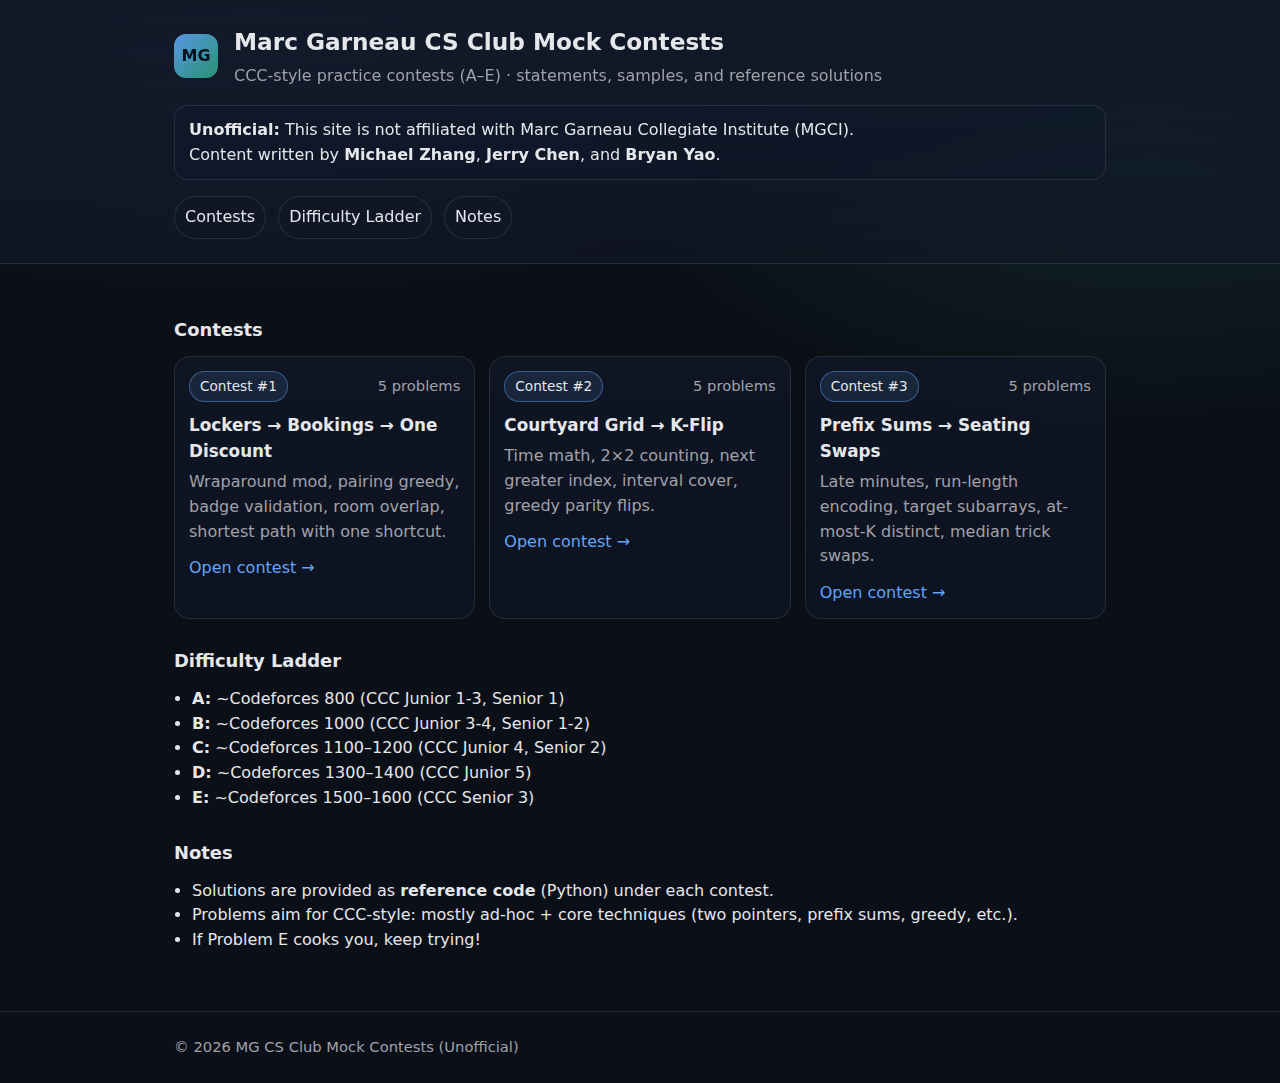
<file: index.html>
<!DOCTYPE html>
<html lang="en">
<head>
  <meta charset="utf-8" />
  <meta name="viewport" content="width=device-width, initial-scale=1" />
  <title>MG CS Club Mock Contests (Unofficial)</title>
  <meta name="description" content="CCC-style practice contests (A–E) with statements, samples, and solutions. Unofficial and not affiliated with MGCI." />
  <link rel="stylesheet" href="assets/style.css" />
</head>
<body>
  <header class="site-header">
    <div class="container">
      <div class="brand">
        <div class="logo" aria-hidden="true">MG</div>
        <div class="brand-text">
          <h1>Marc Garneau CS Club Mock Contests</h1>
          <p class="subtitle">CCC-style practice contests (A–E) · statements, samples, and reference solutions</p>
        </div>
      </div>

      <div class="notice">
        <strong>Unofficial:</strong> This site is not affiliated with Marc Garneau Collegiate Institute (MGCI).
        <br />
        Content written by <strong>Michael Zhang</strong>, <strong>Jerry Chen</strong>, and <strong>Bryan Yao</strong>.
      </div>

      <nav class="nav" aria-label="Site navigation">
        <a href="#contests">Contests</a>
        <a href="#ladder">Difficulty Ladder</a>
        <a href="#notes">Notes</a>
      </nav>
    </div>
  </header>

  <main class="container">
    <section id="contests" class="section">
      <h2>Contests</h2>

      <div class="grid">
        <a class="card" href="contests/contest-01.html">
          <div class="card-top">
            <span class="pill">Contest #1</span>
            <span class="muted small">5 problems</span>
          </div>
          <h3>Lockers → Bookings → One Discount</h3>
          <p>Wraparound mod, pairing greedy, badge validation, room overlap, shortest path with one shortcut.</p>
          <div class="card-bottom"><span class="linkish">Open contest →</span></div>
        </a>

        <a class="card" href="contests/contest-02.html">
          <div class="card-top">
            <span class="pill">Contest #2</span>
            <span class="muted small">5 problems</span>
          </div>
          <h3>Courtyard Grid → K-Flip</h3>
          <p>Time math, 2×2 counting, next greater index, interval cover, greedy parity flips.</p>
          <div class="card-bottom"><span class="linkish">Open contest →</span></div>
        </a>

        <a class="card" href="contests/contest-03.html">
          <div class="card-top">
            <span class="pill">Contest #3</span>
            <span class="muted small">5 problems</span>
          </div>
          <h3>Prefix Sums → Seating Swaps</h3>
          <p>Late minutes, run-length encoding, target subarrays, at-most-K distinct, median trick swaps.</p>
          <div class="card-bottom"><span class="linkish">Open contest →</span></div>
        </a>
      </div>
    </section>

    <section id="ladder" class="section">
      <h2>Difficulty Ladder</h2>
      <div class="panel">
        <ul class="list">
          <li><strong>A:</strong> ~Codeforces 800 (CCC Junior 1-3, Senior 1)</li>
          <li><strong>B:</strong> ~Codeforces 1000 (CCC Junior 3-4, Senior 1-2)</li>
          <li><strong>C:</strong> ~Codeforces 1100–1200 (CCC Junior 4, Senior 2)</li>
          <li><strong>D:</strong> ~Codeforces 1300–1400 (CCC Junior 5)</li>
          <li><strong>E:</strong> ~Codeforces 1500–1600 (CCC Senior 3)</li>
        </ul>
      </div>
    </section>

    <section id="notes" class="section">
      <h2>Notes</h2>
      <div class="panel">
        <ul class="list">
          <li>Solutions are provided as <strong>reference code</strong> (Python) under each contest.</li>
          <li>Problems aim for CCC-style: mostly ad-hoc + core techniques (two pointers, prefix sums, greedy, etc.).</li>
          <li>If Problem E cooks you, keep trying!</li>
        </ul>
      </div>
    </section>
  </main>

  <footer class="footer">
    <div class="container small muted">
      © <span id="year"></span> MG CS Club Mock Contests (Unofficial)
    </div>
  </footer>

  <script>
    document.getElementById("year").textContent = new Date().getFullYear();
  </script>
</body>
</html>
</file>
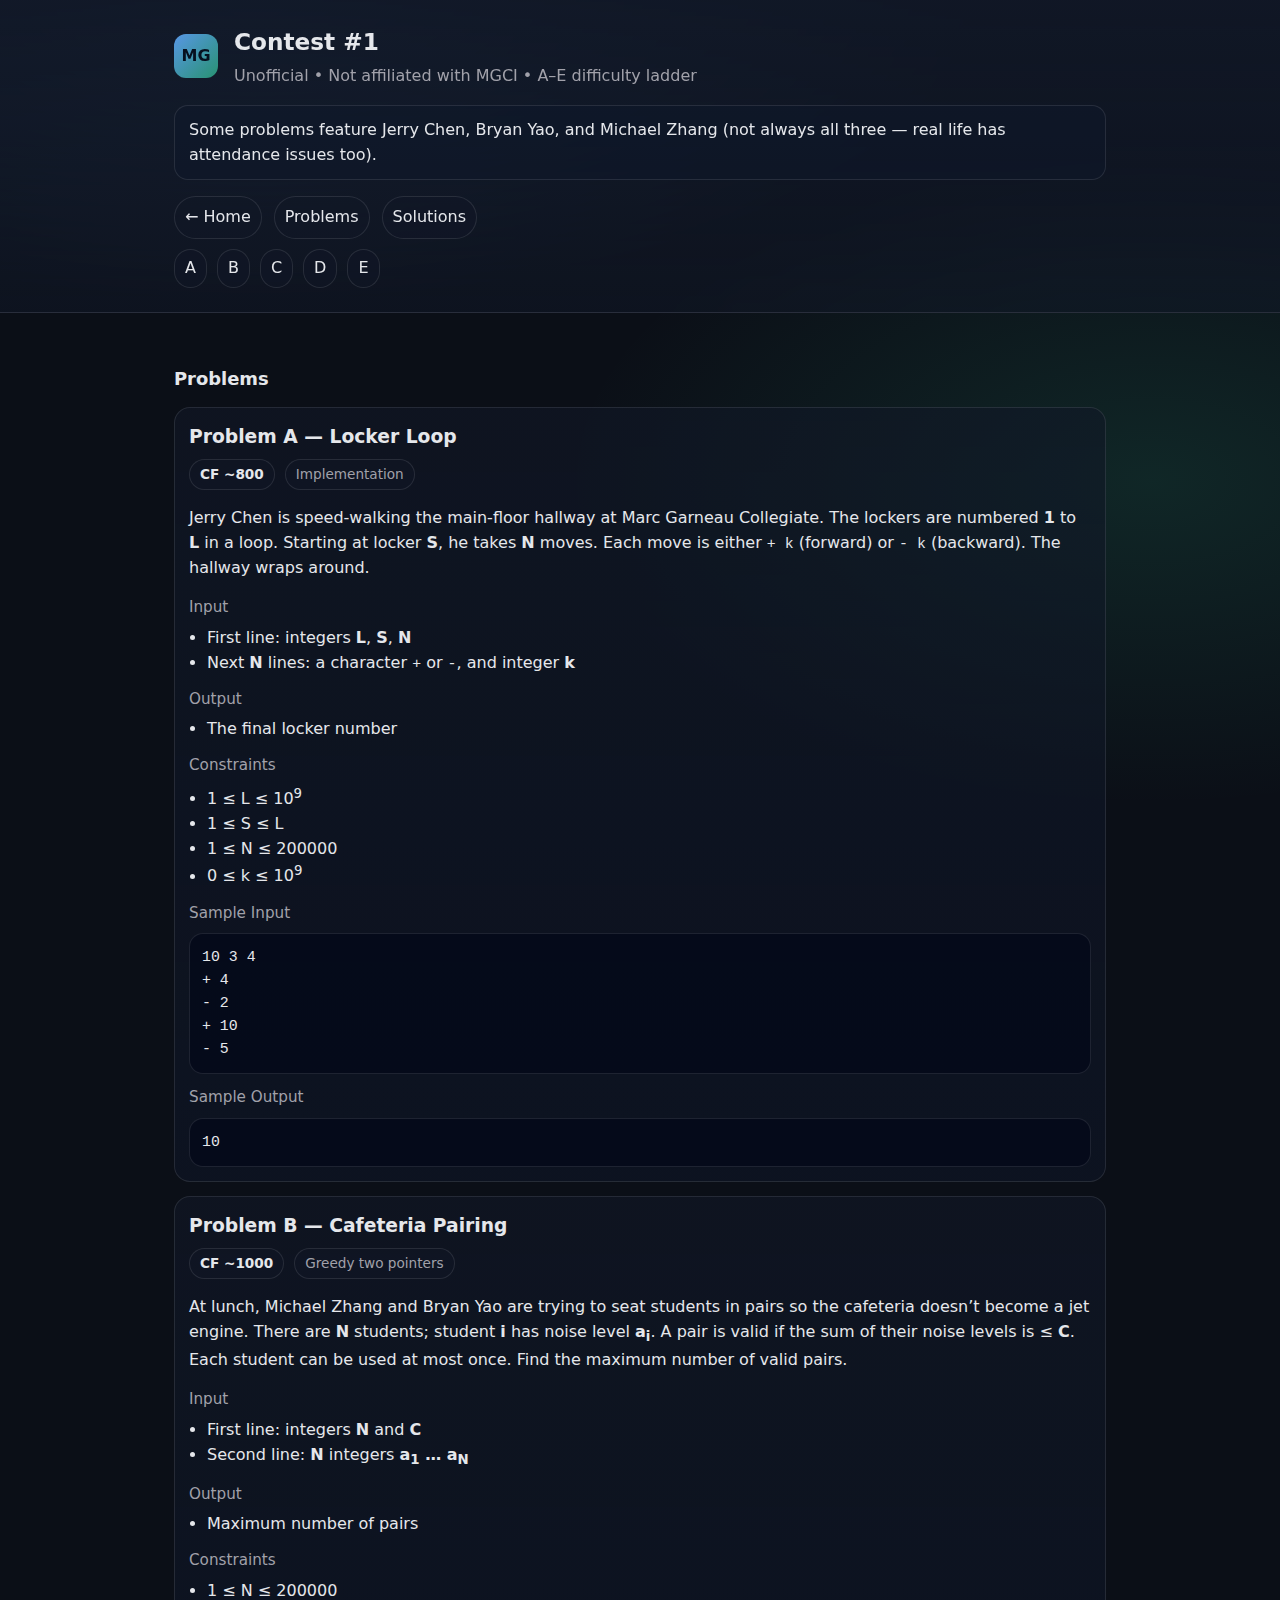
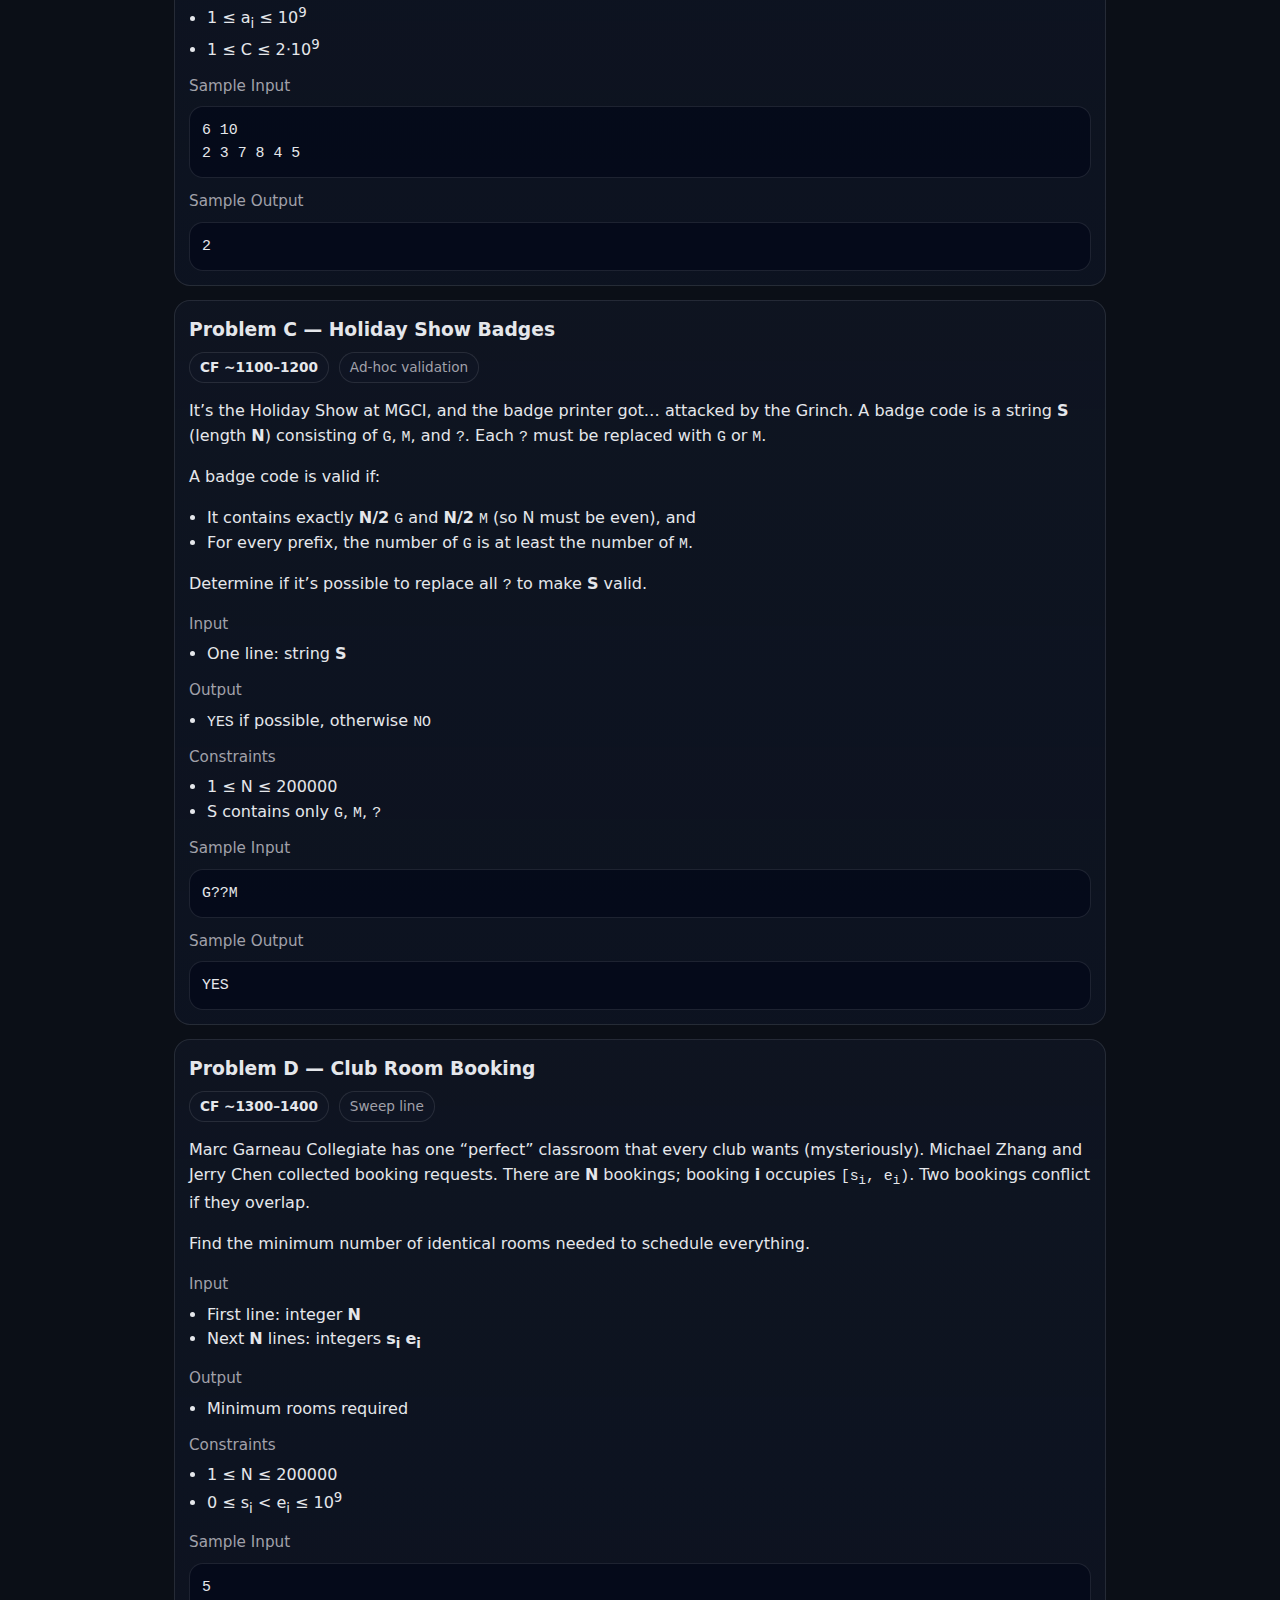
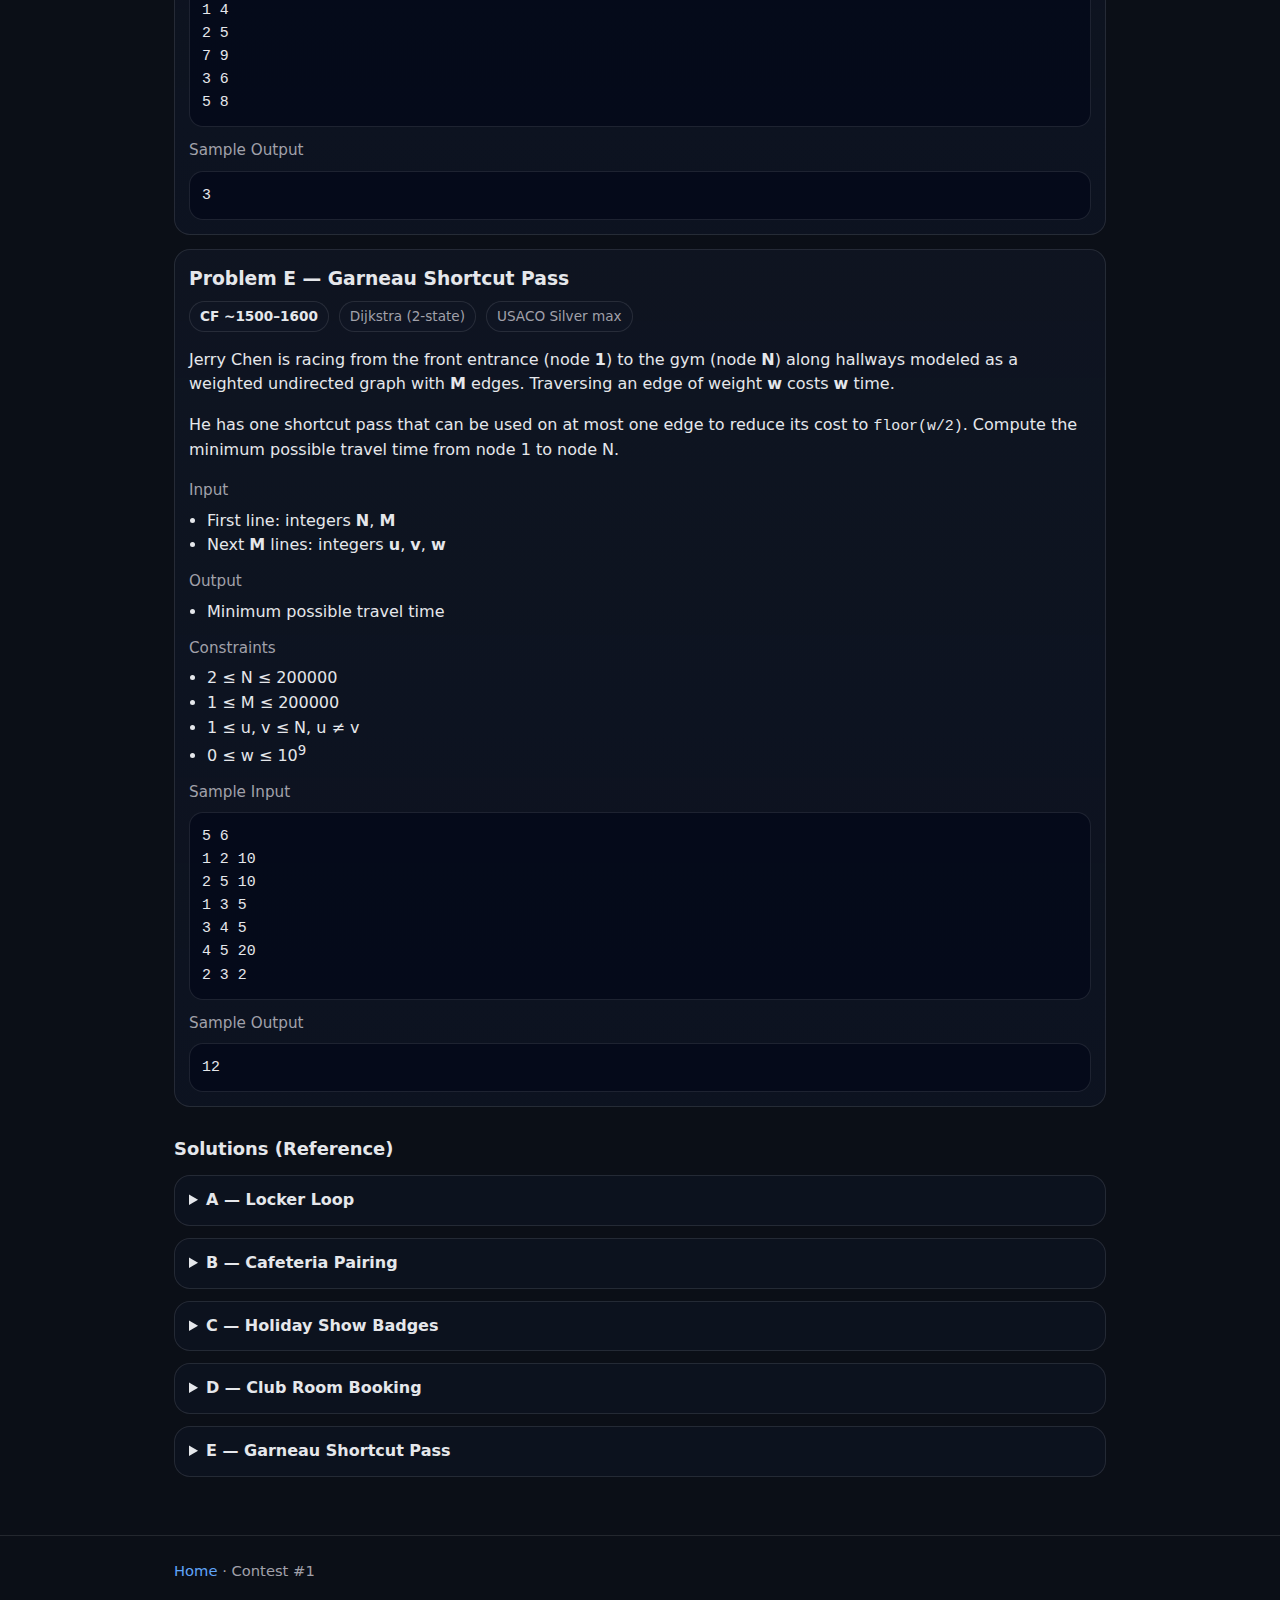
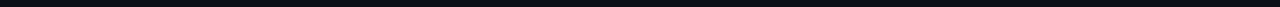
<file: contests/contest-01.html>
<!doctype html>
<html lang="en">
<head>
  <meta charset="utf-8" />
  <meta name="viewport" content="width=device-width, initial-scale=1" />
  <title>Contest #1 — MG CS Club Mock Contests (Unofficial)</title>
  <link rel="stylesheet" href="../assets/style.css" />
</head>
<body>
  <header class="site-header">
    <div class="container">
      <div class="brand">
        <div class="logo">MG</div>
        <div>
          <h1>Contest #1</h1>
          <p class="subtitle">Unofficial • Not affiliated with MGCI • A–E difficulty ladder</p>
        </div>
      </div>

      <div class="notice">
        Some problems feature Jerry Chen, Bryan Yao, and Michael Zhang (not always all three — real life has attendance issues too).
      </div>

      <nav class="nav">
        <a href="../index.html">← Home</a>
        <a href="#problems">Problems</a>
        <a href="#solutions">Solutions</a>
      </nav>

      <div class="toc">
        <a href="#A">A</a><a href="#B">B</a><a href="#C">C</a><a href="#D">D</a><a href="#E">E</a>
      </div>
    </div>
  </header>

  <main class="container">
    <section id="problems" class="section">
      <h2>Problems</h2>

      <!-- A -->
      <article class="problem" id="A">
        <h3>Problem A — Locker Loop</h3>
        <div class="meta">
          <span class="tag"><strong>CF ~800</strong></span>
          <span class="tag">Implementation</span>
        </div>
        <p>
          Jerry Chen is speed-walking the main-floor hallway at Marc Garneau Collegiate.
          The lockers are numbered <strong>1</strong> to <strong>L</strong> in a loop.
          Starting at locker <strong>S</strong>, he takes <strong>N</strong> moves.
          Each move is either <code>+ k</code> (forward) or <code>- k</code> (backward). The hallway wraps around.
        </p>

        <div class="block-title">Input</div>
        <ul class="list">
          <li>First line: integers <strong>L</strong>, <strong>S</strong>, <strong>N</strong></li>
          <li>Next <strong>N</strong> lines: a character <code>+</code> or <code>-</code>, and integer <strong>k</strong></li>
        </ul>

        <div class="block-title">Output</div>
        <ul class="list"><li>The final locker number</li></ul>

        <div class="block-title">Constraints</div>
        <ul class="list">
          <li>1 ≤ L ≤ 10<sup>9</sup></li>
          <li>1 ≤ S ≤ L</li>
          <li>1 ≤ N ≤ 200000</li>
          <li>0 ≤ k ≤ 10<sup>9</sup></li>
        </ul>

        <div class="block-title">Sample Input</div>
        <pre><code>10 3 4
+ 4
- 2
+ 10
- 5</code></pre>

        <div class="block-title">Sample Output</div>
        <pre><code>10</code></pre>
      </article>

      <!-- B -->
      <article class="problem" id="B">
        <h3>Problem B — Cafeteria Pairing</h3>
        <div class="meta">
          <span class="tag"><strong>CF ~1000</strong></span>
          <span class="tag">Greedy two pointers</span>
        </div>
        <p>
          At lunch, Michael Zhang and Bryan Yao are trying to seat students in pairs so the cafeteria doesn’t become a jet engine.
          There are <strong>N</strong> students; student <strong>i</strong> has noise level <strong>a<sub>i</sub></strong>.
          A pair is valid if the sum of their noise levels is ≤ <strong>C</strong>. Each student can be used at most once.
          Find the maximum number of valid pairs.
        </p>

        <div class="block-title">Input</div>
        <ul class="list">
          <li>First line: integers <strong>N</strong> and <strong>C</strong></li>
          <li>Second line: <strong>N</strong> integers <strong>a<sub>1</sub> … a<sub>N</sub></strong></li>
        </ul>

        <div class="block-title">Output</div>
        <ul class="list"><li>Maximum number of pairs</li></ul>

        <div class="block-title">Constraints</div>
        <ul class="list">
          <li>1 ≤ N ≤ 200000</li>
          <li>1 ≤ a<sub>i</sub> ≤ 10<sup>9</sup></li>
          <li>1 ≤ C ≤ 2⋅10<sup>9</sup></li>
        </ul>

        <div class="block-title">Sample Input</div>
        <pre><code>6 10
2 3 7 8 4 5</code></pre>

        <div class="block-title">Sample Output</div>
        <pre><code>2</code></pre>
      </article>

      <!-- C -->
      <article class="problem" id="C">
        <h3>Problem C — Holiday Show Badges</h3>
        <div class="meta">
          <span class="tag"><strong>CF ~1100–1200</strong></span>
          <span class="tag">Ad-hoc validation</span>
        </div>
        <p>
          It’s the Holiday Show at MGCI, and the badge printer got… attacked by the Grinch.
          A badge code is a string <strong>S</strong> (length <strong>N</strong>) consisting of <code>G</code>, <code>M</code>, and <code>?</code>.
          Each <code>?</code> must be replaced with <code>G</code> or <code>M</code>.
        </p>
        <p>
          A badge code is valid if:
        </p>
        <ul class="list">
          <li>It contains exactly <strong>N/2</strong> <code>G</code> and <strong>N/2</strong> <code>M</code> (so N must be even), and</li>
          <li>For every prefix, the number of <code>G</code> is at least the number of <code>M</code>.</li>
        </ul>
        <p>
          Determine if it’s possible to replace all <code>?</code> to make <strong>S</strong> valid.
        </p>

        <div class="block-title">Input</div>
        <ul class="list"><li>One line: string <strong>S</strong></li></ul>

        <div class="block-title">Output</div>
        <ul class="list"><li><code>YES</code> if possible, otherwise <code>NO</code></li></ul>

        <div class="block-title">Constraints</div>
        <ul class="list">
          <li>1 ≤ N ≤ 200000</li>
          <li>S contains only <code>G</code>, <code>M</code>, <code>?</code></li>
        </ul>

        <div class="block-title">Sample Input</div>
        <pre><code>G??M</code></pre>

        <div class="block-title">Sample Output</div>
        <pre><code>YES</code></pre>
      </article>

      <!-- D -->
      <article class="problem" id="D">
        <h3>Problem D — Club Room Booking</h3>
        <div class="meta">
          <span class="tag"><strong>CF ~1300–1400</strong></span>
          <span class="tag">Sweep line</span>
        </div>
        <p>
          Marc Garneau Collegiate has one “perfect” classroom that every club wants (mysteriously).
          Michael Zhang and Jerry Chen collected booking requests.
          There are <strong>N</strong> bookings; booking <strong>i</strong> occupies <code>[s<sub>i</sub>, e<sub>i</sub>)</code>.
          Two bookings conflict if they overlap.
        </p>
        <p>Find the minimum number of identical rooms needed to schedule everything.</p>

        <div class="block-title">Input</div>
        <ul class="list">
          <li>First line: integer <strong>N</strong></li>
          <li>Next <strong>N</strong> lines: integers <strong>s<sub>i</sub></strong> <strong>e<sub>i</sub></strong></li>
        </ul>

        <div class="block-title">Output</div>
        <ul class="list"><li>Minimum rooms required</li></ul>

        <div class="block-title">Constraints</div>
        <ul class="list">
          <li>1 ≤ N ≤ 200000</li>
          <li>0 ≤ s<sub>i</sub> &lt; e<sub>i</sub> ≤ 10<sup>9</sup></li>
        </ul>

        <div class="block-title">Sample Input</div>
        <pre><code>5
1 4
2 5
7 9
3 6
5 8</code></pre>

        <div class="block-title">Sample Output</div>
        <pre><code>3</code></pre>
      </article>

      <!-- E -->
      <article class="problem" id="E">
        <h3>Problem E — Garneau Shortcut Pass</h3>
        <div class="meta">
          <span class="tag"><strong>CF ~1500–1600</strong></span>
          <span class="tag">Dijkstra (2-state)</span>
          <span class="tag">USACO Silver max</span>
        </div>
        <p>
          Jerry Chen is racing from the front entrance (node <strong>1</strong>) to the gym (node <strong>N</strong>)
          along hallways modeled as a weighted undirected graph with <strong>M</strong> edges.
          Traversing an edge of weight <strong>w</strong> costs <strong>w</strong> time.
        </p>
        <p>
          He has one shortcut pass that can be used on at most one edge to reduce its cost to
          <code>floor(w/2)</code>.
          Compute the minimum possible travel time from node 1 to node N.
        </p>

        <div class="block-title">Input</div>
        <ul class="list">
          <li>First line: integers <strong>N</strong>, <strong>M</strong></li>
          <li>Next <strong>M</strong> lines: integers <strong>u</strong>, <strong>v</strong>, <strong>w</strong></li>
        </ul>

        <div class="block-title">Output</div>
        <ul class="list"><li>Minimum possible travel time</li></ul>

        <div class="block-title">Constraints</div>
        <ul class="list">
          <li>2 ≤ N ≤ 200000</li>
          <li>1 ≤ M ≤ 200000</li>
          <li>1 ≤ u, v ≤ N, u ≠ v</li>
          <li>0 ≤ w ≤ 10<sup>9</sup></li>
        </ul>

        <div class="block-title">Sample Input</div>
        <pre><code>5 6
1 2 10
2 5 10
1 3 5
3 4 5
4 5 20
2 3 2</code></pre>

        <div class="block-title">Sample Output</div>
        <pre><code>12</code></pre>
      </article>
    </section>

    <section id="solutions" class="section">
      <h2>Solutions (Reference)</h2>

      <details>
        <summary><strong>A — Locker Loop</strong></summary>
        <p><strong>Idea:</strong> sum net movement Δ, wrap with modulo. <strong>Time:</strong> O(N).</p>
        <div class="details-code">
          <pre><code>import sys

def main():
    it = sys.stdin.buffer.readline
    L, S, N = map(int, it().split())
    delta = 0
    for _ in range(N):
        line = it().decode().strip().replace(" ", "")
        sign = line[0]
        k = int(line[1:])
        delta += k if sign == '+' else -k
    print(((S - 1 + delta) % L) + 1)

if __name__ == "__main__":
    main()</code></pre>
        </div>
      </details>

      <details>
        <summary><strong>B — Cafeteria Pairing</strong></summary>
        <p><strong>Idea:</strong> sort + two pointers. If smallest+largest ≤ C, pair them. <strong>Time:</strong> O(N log N).</p>
        <div class="details-code">
          <pre><code>import sys

def main():
    data = list(map(int, sys.stdin.buffer.read().split()))
    N, C = data[0], data[1]
    a = sorted(data[2:])
    i, j = 0, N - 1
    ans = 0
    while i &lt; j:
        if a[i] + a[j] &lt;= C:
            ans += 1
            i += 1
            j -= 1
        else:
            j -= 1
    print(ans)

if __name__ == "__main__":
    main()</code></pre>
        </div>
      </details>

      <details>
        <summary><strong>C — Holiday Show Badges</strong></summary>
        <p>
          <strong>Idea:</strong> Need exactly N/2 of each and all prefixes have #G ≥ #M.
          Replace earliest question marks with G until counts match, then fill rest with M, and validate prefixes.
          <strong>Time:</strong> O(N).
        </p>
        <div class="details-code">
          <pre><code>import sys

def main():
    S = sys.stdin.readline().strip()
    n = len(S)
    if n % 2 == 1:
        print("NO")
        return

    target = n // 2
    fixedG = S.count('G')
    fixedM = S.count('M')
    if fixedG &gt; target or fixedM &gt; target:
        print("NO")
        return

    gNeed = target - fixedG
    out = list(S)
    for i in range(n):
        if out[i] == '?':
            if gNeed &gt; 0:
                out[i] = 'G'
                gNeed -= 1
            else:
                out[i] = 'M'

    bal = 0
    for ch in out:
        bal += 1 if ch == 'G' else -1
        if bal &lt; 0:
            print("NO")
            return

    print("YES" if bal == 0 else "NO")

if __name__ == "__main__":
    main()</code></pre>
        </div>
      </details>

      <details>
        <summary><strong>D — Club Room Booking</strong></summary>
        <p><strong>Idea:</strong> min rooms = max overlap. Sort starts/ends, sweep. <strong>Time:</strong> O(N log N).</p>
        <div class="details-code">
          <pre><code>import sys

def main():
    data = list(map(int, sys.stdin.buffer.read().split()))
    N = data[0]
    starts, ends = [], []
    idx = 1
    for _ in range(N):
        s = data[idx]; e = data[idx+1]; idx += 2
        starts.append(s); ends.append(e)
    starts.sort()
    ends.sort()

    i = j = 0
    cur = best = 0
    while i &lt; N:
        if starts[i] &lt; ends[j]:
            cur += 1
            best = max(best, cur)
            i += 1
        else:
            cur -= 1
            j += 1
    print(best)

if __name__ == "__main__":
    main()</code></pre>
        </div>
      </details>

      <details>
        <summary><strong>E — Garneau Shortcut Pass</strong></summary>
        <p>
          <strong>Idea:</strong> Dijkstra with 2 states (pass used or not). From state 0 you may traverse normally or use pass once.
          <strong>Time:</strong> O((N+M) log N).
        </p>
        <div class="details-code">
          <pre><code>import sys, heapq

def main():
    input = sys.stdin.buffer.readline
    N, M = map(int, input().split())
    g = [[] for _ in range(N+1)]
    for _ in range(M):
        u, v, w = map(int, input().split())
        g[u].append((v, w))
        g[v].append((u, w))

    INF = 10**30
    dist0 = [INF]*(N+1)
    dist1 = [INF]*(N+1)
    dist0[1] = 0
    pq = [(0, 1, 0)]  # (dist, node, used)

    while pq:
        d, u, used = heapq.heappop(pq)
        if used == 0 and d != dist0[u]:
            continue
        if used == 1 and d != dist1[u]:
            continue

        for v, w in g[u]:
            nd = d + w
            if used == 0:
                if nd &lt; dist0[v]:
                    dist0[v] = nd
                    heapq.heappush(pq, (nd, v, 0))
                nd2 = d + (w // 2)
                if nd2 &lt; dist1[v]:
                    dist1[v] = nd2
                    heapq.heappush(pq, (nd2, v, 1))
            else:
                if nd &lt; dist1[v]:
                    dist1[v] = nd
                    heapq.heappush(pq, (nd, v, 1))

    print(min(dist0[N], dist1[N]))

if __name__ == "__main__":
    main()</code></pre>
        </div>
      </details>
    </section>
  </main>

  <footer class="footer">
    <div class="container small muted">
      <a class="inline" href="../index.html">Home</a> · Contest #1
    </div>
  </footer>
</body>
</html>
</file>
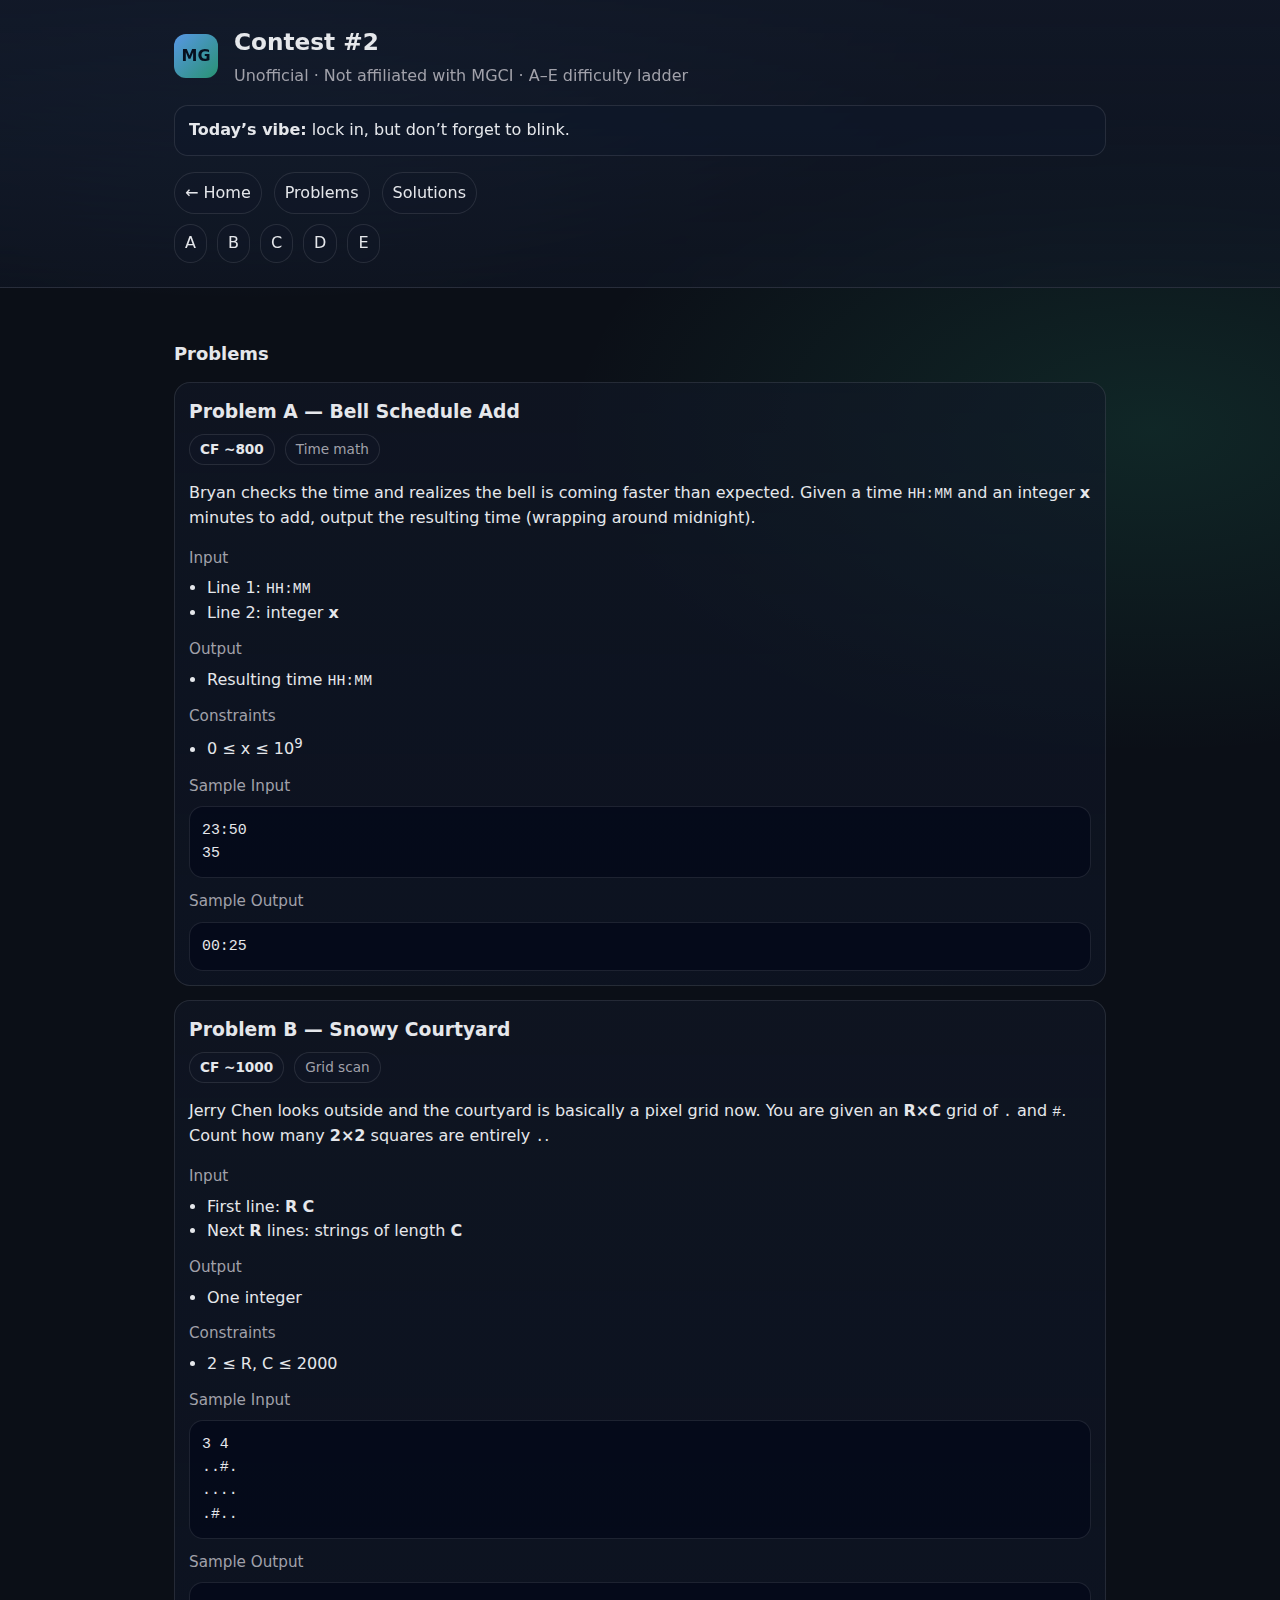
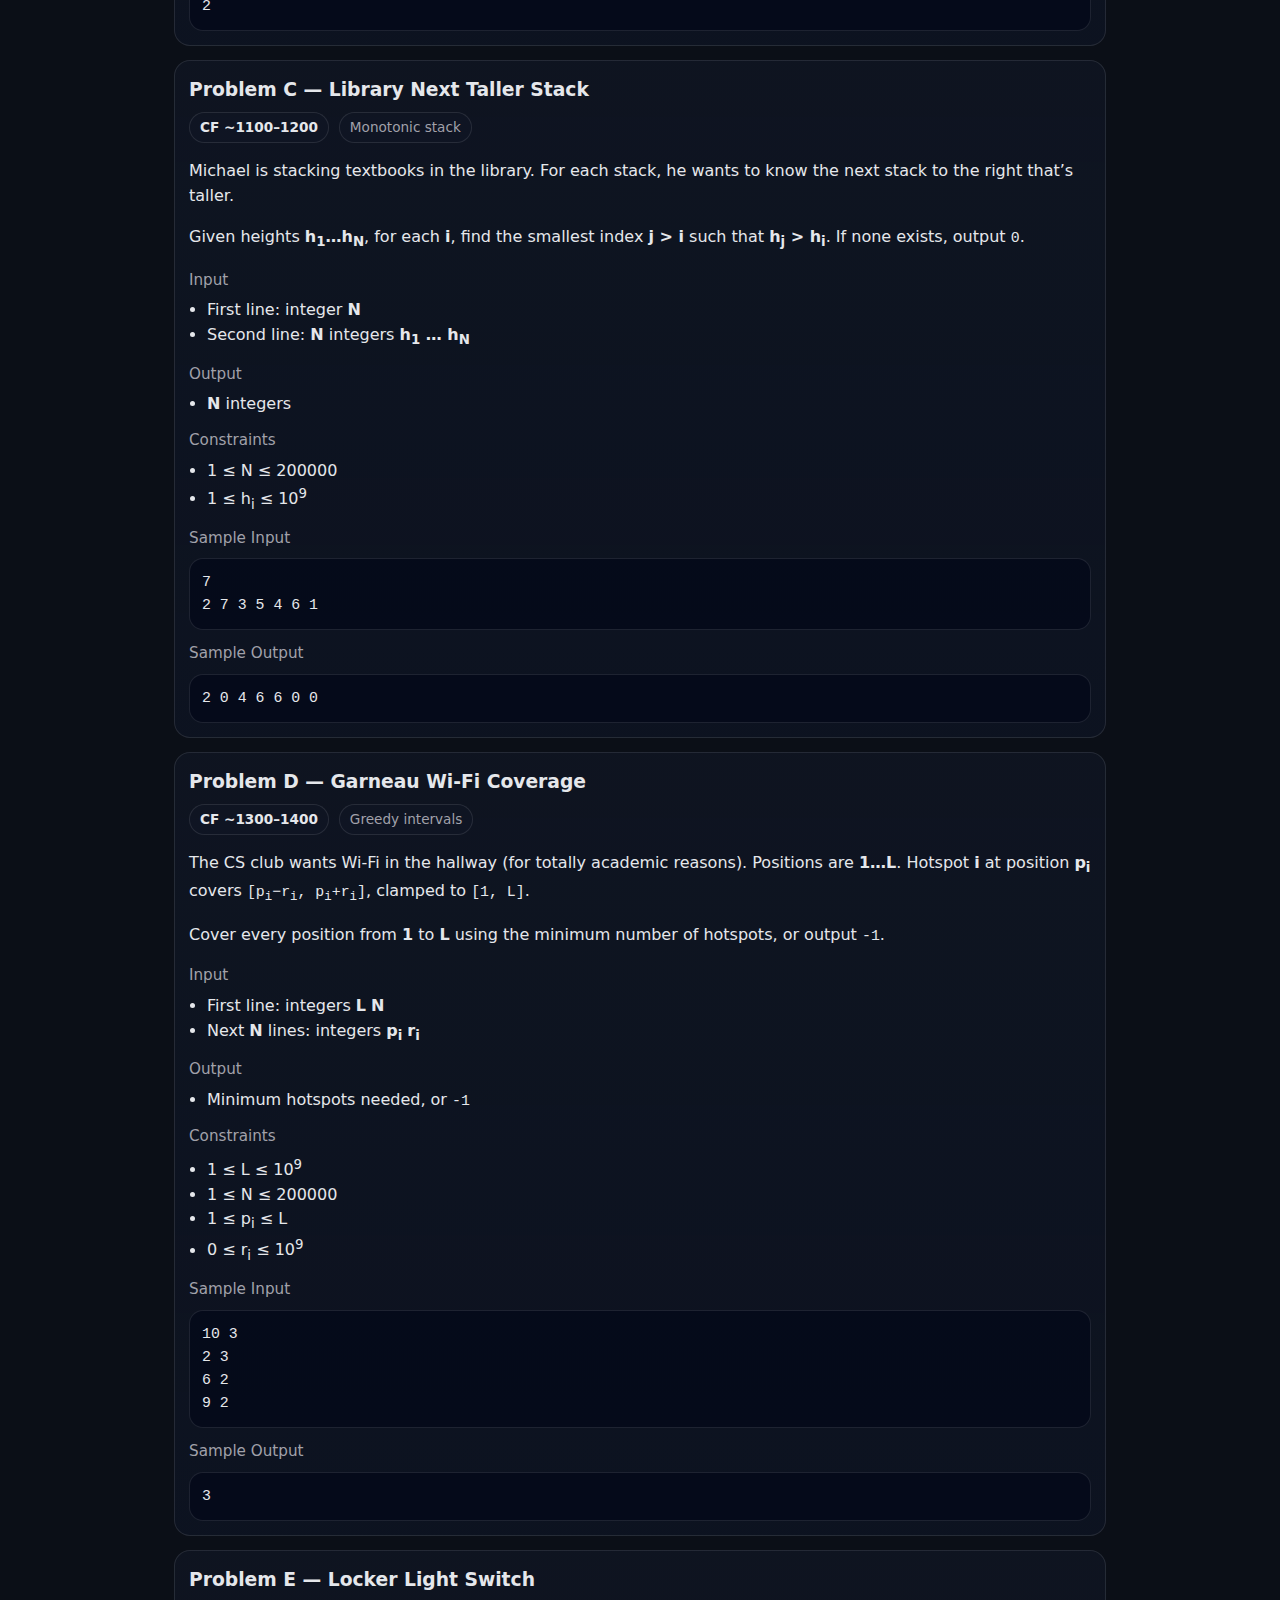
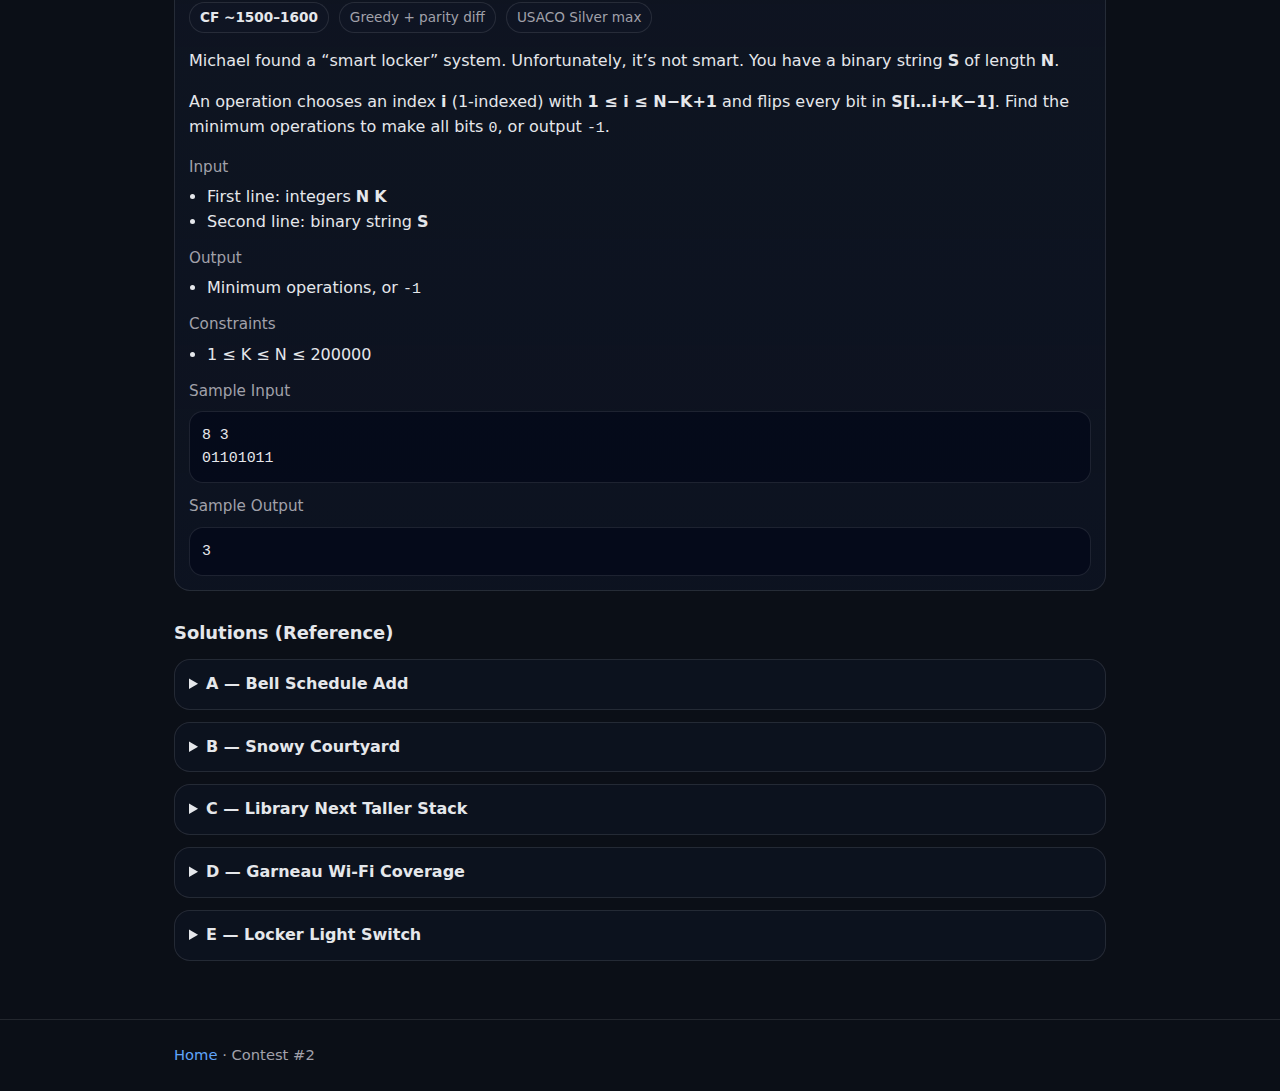
<file: contests/contest-02.html>
<!DOCTYPE html>
<html lang="en">
<head>
  <meta charset="utf-8" />
  <meta name="viewport" content="width=device-width, initial-scale=1" />
  <title>Contest #2 — MG CS Club Mock Contests (Unofficial)</title>
  <link rel="stylesheet" href="../assets/style.css" />
</head>
<body>
  <header class="site-header">
    <div class="container">
      <div class="brand">
        <div class="logo" aria-hidden="true">MG</div>
        <div class="brand-text">
          <h1>Contest #2</h1>
          <p class="subtitle">Unofficial · Not affiliated with MGCI · A–E difficulty ladder</p>
        </div>
      </div>

      <div class="notice">
        <strong>Today’s vibe:</strong> lock in, but don’t forget to blink.
      </div>

      <nav class="nav" aria-label="Contest navigation">
        <a href="../index.html">← Home</a>
        <a href="#problems">Problems</a>
        <a href="#solutions">Solutions</a>
      </nav>

      <div class="toc" aria-label="Problem quick links">
        <a href="#A">A</a><a href="#B">B</a><a href="#C">C</a><a href="#D">D</a><a href="#E">E</a>
      </div>
    </div>
  </header>

  <main class="container">
    <section id="problems" class="section">
      <h2>Problems</h2>

      <article class="problem" id="A">
        <h3>Problem A — Bell Schedule Add</h3>
        <div class="meta">
          <span class="tag"><strong>CF ~800</strong></span>
          <span class="tag">Time math</span>
        </div>
        <p>
          Bryan checks the time and realizes the bell is coming faster than expected.
          Given a time <code>HH:MM</code> and an integer <strong>x</strong> minutes to add, output the resulting time
          (wrapping around midnight).
        </p>

        <div class="block-title">Input</div>
        <ul class="list">
          <li>Line 1: <code>HH:MM</code></li>
          <li>Line 2: integer <strong>x</strong></li>
        </ul>

        <div class="block-title">Output</div>
        <ul class="list"><li>Resulting time <code>HH:MM</code></li></ul>

        <div class="block-title">Constraints</div>
        <ul class="list"><li>0 ≤ x ≤ 10<sup>9</sup></li></ul>

        <div class="block-title">Sample Input</div>
        <pre><code>23:50
35</code></pre>
        <div class="block-title">Sample Output</div>
        <pre><code>00:25</code></pre>
      </article>

      <article class="problem" id="B">
        <h3>Problem B — Snowy Courtyard</h3>
        <div class="meta">
          <span class="tag"><strong>CF ~1000</strong></span>
          <span class="tag">Grid scan</span>
        </div>
        <p>
          Jerry Chen looks outside and the courtyard is basically a pixel grid now.
          You are given an <strong>R×C</strong> grid of <code>.</code> and <code>#</code>.
          Count how many <strong>2×2</strong> squares are entirely <code>.</code>.
        </p>

        <div class="block-title">Input</div>
        <ul class="list">
          <li>First line: <strong>R</strong> <strong>C</strong></li>
          <li>Next <strong>R</strong> lines: strings of length <strong>C</strong></li>
        </ul>

        <div class="block-title">Output</div>
        <ul class="list"><li>One integer</li></ul>

        <div class="block-title">Constraints</div>
        <ul class="list"><li>2 ≤ R, C ≤ 2000</li></ul>

        <div class="block-title">Sample Input</div>
        <pre><code>3 4
..#.
....
.#..</code></pre>
        <div class="block-title">Sample Output</div>
        <pre><code>2</code></pre>
      </article>

      <article class="problem" id="C">
        <h3>Problem C — Library Next Taller Stack</h3>
        <div class="meta">
          <span class="tag"><strong>CF ~1100–1200</strong></span>
          <span class="tag">Monotonic stack</span>
        </div>
        <p>
          Michael is stacking textbooks in the library. For each stack, he wants to know the next stack
          to the right that’s taller.
        </p>
        <p>
          Given heights <strong>h<sub>1</sub>…h<sub>N</sub></strong>, for each <strong>i</strong>, find the smallest index
          <strong>j &gt; i</strong> such that <strong>h<sub>j</sub> &gt; h<sub>i</sub></strong>. If none exists, output <code>0</code>.
        </p>

        <div class="block-title">Input</div>
        <ul class="list">
          <li>First line: integer <strong>N</strong></li>
          <li>Second line: <strong>N</strong> integers <strong>h<sub>1</sub> … h<sub>N</sub></strong></li>
        </ul>

        <div class="block-title">Output</div>
        <ul class="list"><li><strong>N</strong> integers</li></ul>

        <div class="block-title">Constraints</div>
        <ul class="list">
          <li>1 ≤ N ≤ 200000</li>
          <li>1 ≤ h<sub>i</sub> ≤ 10<sup>9</sup></li>
        </ul>

        <div class="block-title">Sample Input</div>
        <pre><code>7
2 7 3 5 4 6 1</code></pre>
        <div class="block-title">Sample Output</div>
        <pre><code>2 0 4 6 6 0 0</code></pre>
      </article>

      <article class="problem" id="D">
        <h3>Problem D — Garneau Wi-Fi Coverage</h3>
        <div class="meta">
          <span class="tag"><strong>CF ~1300–1400</strong></span>
          <span class="tag">Greedy intervals</span>
        </div>
        <p>
          The CS club wants Wi-Fi in the hallway (for totally academic reasons).
          Positions are <strong>1…L</strong>.
          Hotspot <strong>i</strong> at position <strong>p<sub>i</sub></strong> covers
          <code>[p<sub>i</sub>−r<sub>i</sub>, p<sub>i</sub>+r<sub>i</sub>]</code>, clamped to <code>[1, L]</code>.
        </p>
        <p>Cover every position from <strong>1</strong> to <strong>L</strong> using the minimum number of hotspots, or output <code>-1</code>.</p>

        <div class="block-title">Input</div>
        <ul class="list">
          <li>First line: integers <strong>L</strong> <strong>N</strong></li>
          <li>Next <strong>N</strong> lines: integers <strong>p<sub>i</sub></strong> <strong>r<sub>i</sub></strong></li>
        </ul>

        <div class="block-title">Output</div>
        <ul class="list"><li>Minimum hotspots needed, or <code>-1</code></li></ul>

        <div class="block-title">Constraints</div>
        <ul class="list">
          <li>1 ≤ L ≤ 10<sup>9</sup></li>
          <li>1 ≤ N ≤ 200000</li>
          <li>1 ≤ p<sub>i</sub> ≤ L</li>
          <li>0 ≤ r<sub>i</sub> ≤ 10<sup>9</sup></li>
        </ul>

        <div class="block-title">Sample Input</div>
        <pre><code>10 3
2 3
6 2
9 2</code></pre>
        <div class="block-title">Sample Output</div>
        <pre><code>3</code></pre>
      </article>

      <article class="problem" id="E">
        <h3>Problem E — Locker Light Switch</h3>
        <div class="meta">
          <span class="tag"><strong>CF ~1500–1600</strong></span>
          <span class="tag">Greedy + parity diff</span>
          <span class="tag">USACO Silver max</span>
        </div>
        <p>
          Michael found a “smart locker” system. Unfortunately, it’s not smart.
          You have a binary string <strong>S</strong> of length <strong>N</strong>.
        </p>
        <p>
          An operation chooses an index <strong>i</strong> (1-indexed) with <strong>1 ≤ i ≤ N−K+1</strong> and flips every bit in
          <strong>S[i…i+K−1]</strong>. Find the minimum operations to make all bits <code>0</code>, or output <code>-1</code>.
        </p>

        <div class="block-title">Input</div>
        <ul class="list">
          <li>First line: integers <strong>N</strong> <strong>K</strong></li>
          <li>Second line: binary string <strong>S</strong></li>
        </ul>

        <div class="block-title">Output</div>
        <ul class="list"><li>Minimum operations, or <code>-1</code></li></ul>

        <div class="block-title">Constraints</div>
        <ul class="list"><li>1 ≤ K ≤ N ≤ 200000</li></ul>

        <div class="block-title">Sample Input</div>
        <pre><code>8 3
01101011</code></pre>
        <div class="block-title">Sample Output</div>
        <pre><code>3</code></pre>
      </article>
    </section>

    <section id="solutions" class="section">
      <h2>Solutions (Reference)</h2>

      <details>
        <summary><strong>A — Bell Schedule Add</strong></summary>
        <p><strong>Time:</strong> O(1). Convert to minutes, add, mod 1440.</p>
<pre><code>import sys

def main():
    t = sys.stdin.readline().strip()
    x = int(sys.stdin.readline())
    hh = int(t[:2]); mm = int(t[3:])
    total = (hh * 60 + mm + x) % 1440
    print(f"{total//60:02d}:{total%60:02d}")

if __name__ == "__main__":
    main()</code></pre>
      </details>

      <details>
        <summary><strong>B — Snowy Courtyard</strong></summary>
        <p><strong>Time:</strong> O(RC). Check each 2×2 block.</p>
<pre><code>import sys

def main():
    R, C = map(int, sys.stdin.buffer.readline().split())
    grid = [sys.stdin.buffer.readline().strip().decode() for _ in range(R)]
    ans = 0
    for i in range(R - 1):
        for j in range(C - 1):
            if grid[i][j] == '.' and grid[i][j+1] == '.' and grid[i+1][j] == '.' and grid[i+1][j+1] == '.':
                ans += 1
    print(ans)

if __name__ == "__main__":
    main()</code></pre>
      </details>

      <details>
        <summary><strong>C — Library Next Taller Stack</strong></summary>
        <p><strong>Time:</strong> O(N). Monotonic stack scanning from right.</p>
<pre><code>import sys

def main():
    data = list(map(int, sys.stdin.buffer.read().split()))
    N = data[0]
    h = data[1:]
    ans = [0] * N
    st = []

    for i in range(N - 1, -1, -1):
        while st and h[st[-1]] &lt;= h[i]:
            st.pop()
        ans[i] = (st[-1] + 1) if st else 0
        st.append(i)

    print(*ans)

if __name__ == "__main__":
    main()</code></pre>
      </details>

      <details>
        <summary><strong>D — Garneau Wi-Fi Coverage</strong></summary>
        <p><strong>Time:</strong> O(N log N). Greedy interval cover.</p>
<pre><code>import sys

def main():
    data = list(map(int, sys.stdin.buffer.read().split()))
    L, N = data[0], data[1]
    intervals = []
    idx = 2
    for _ in range(N):
        p = data[idx]; r = data[idx+1]; idx += 2
        l = max(1, p - r)
        rr = min(L, p + r)
        intervals.append((l, rr))

    intervals.sort()
    cur = 1
    i = 0
    best_r = 0
    used = 0

    while cur &lt;= L:
        while i &lt; N and intervals[i][0] &lt;= cur:
            if intervals[i][1] &gt; best_r:
                best_r = intervals[i][1]
            i += 1

        if best_r &lt; cur:
            print(-1)
            return

        used += 1
        cur = best_r + 1

    print(used)

if __name__ == "__main__":
    main()</code></pre>
      </details>

      <details>
        <summary><strong>E — Locker Light Switch</strong></summary>
        <p><strong>Time:</strong> O(N). Greedy left-to-right + difference parity array.</p>
<pre><code>import sys

def main():
    data = sys.stdin.buffer.read().split()
    N = int(data[0]); K = int(data[1])
    S = data[2].decode()

    diff = [0] * (N + 1)
    flip = 0
    ops = 0

    for i in range(N):
        flip ^= diff[i]
        bit = (ord(S[i]) - 48) ^ flip
        if bit == 1:
            if i + K &gt; N:
                print(-1)
                return
            ops += 1
            flip ^= 1
            diff[i + K] ^= 1

    print(ops)

if __name__ == "__main__":
    main()</code></pre>
      </details>
    </section>
  </main>

  <footer class="footer">
    <div class="container small muted">
      <a class="inline" href="../index.html">Home</a> · Contest #2
    </div>
  </footer>
</body>
</html>
</file>
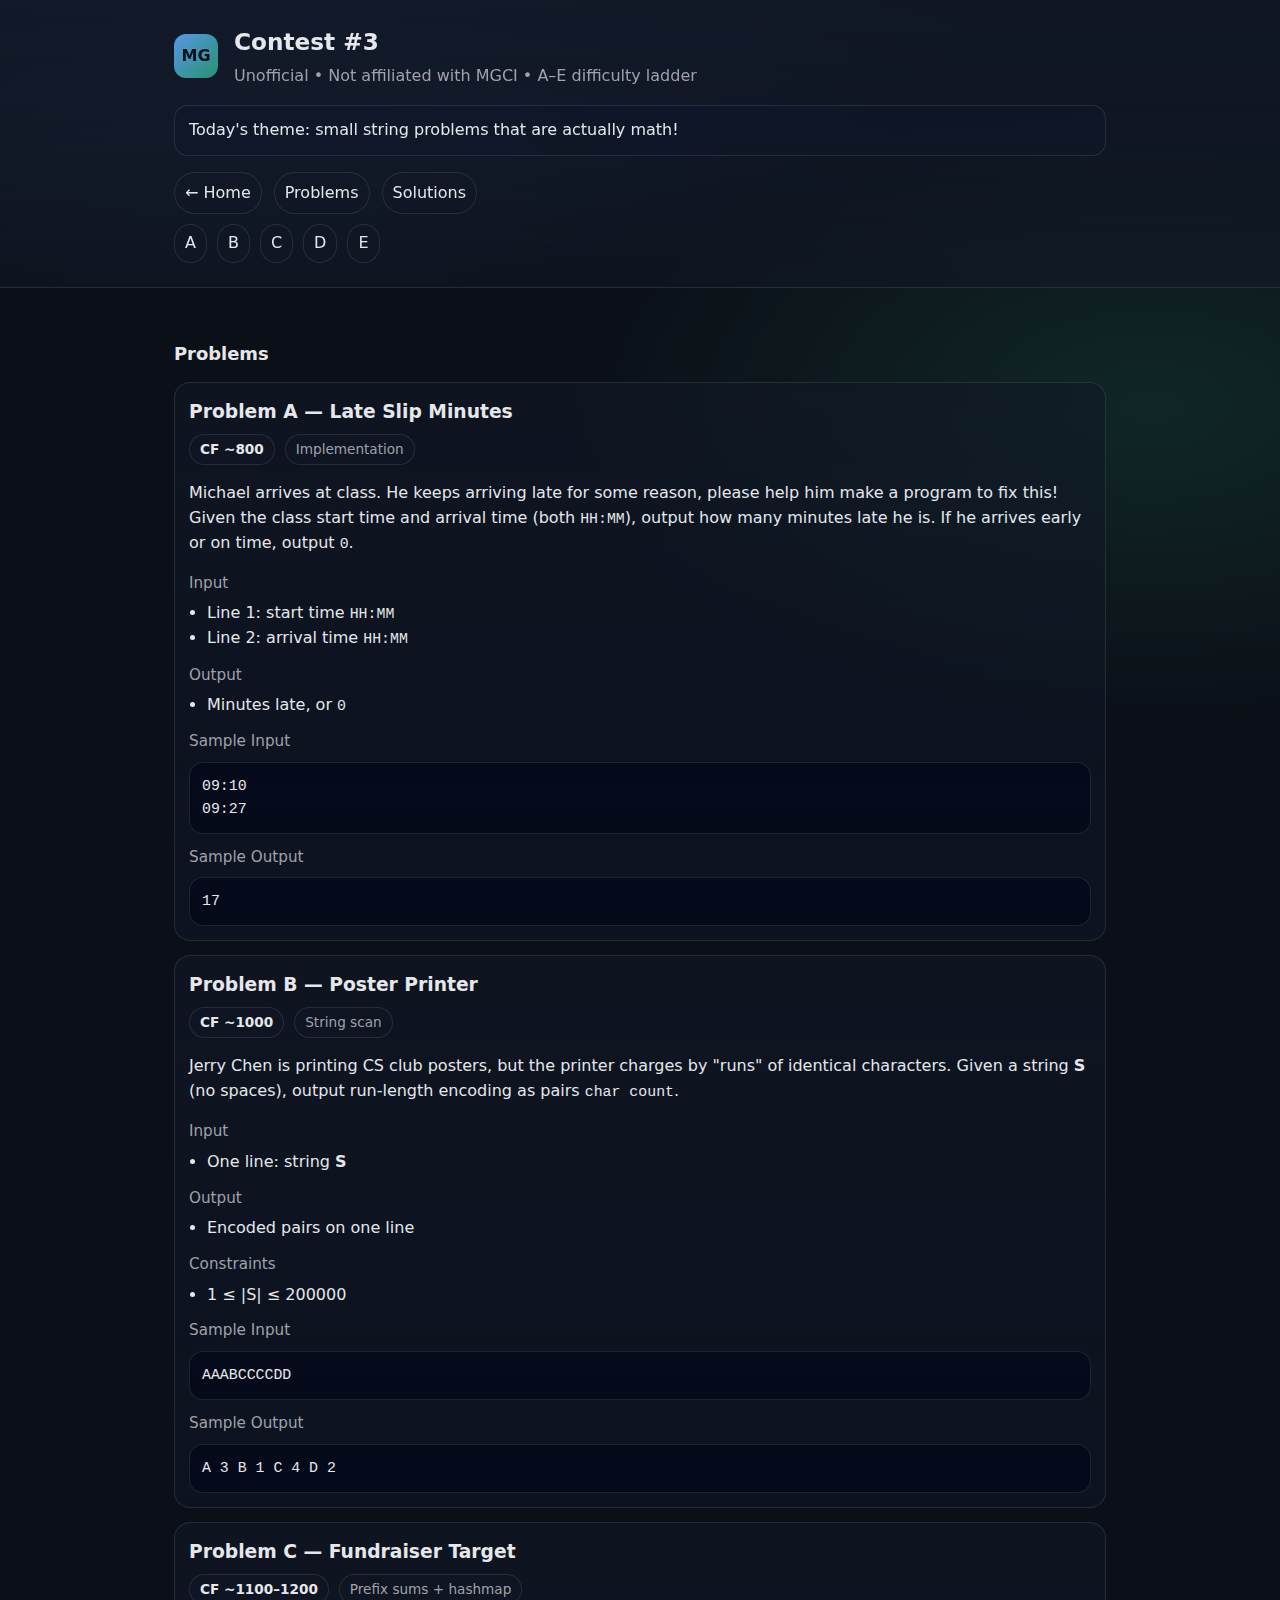
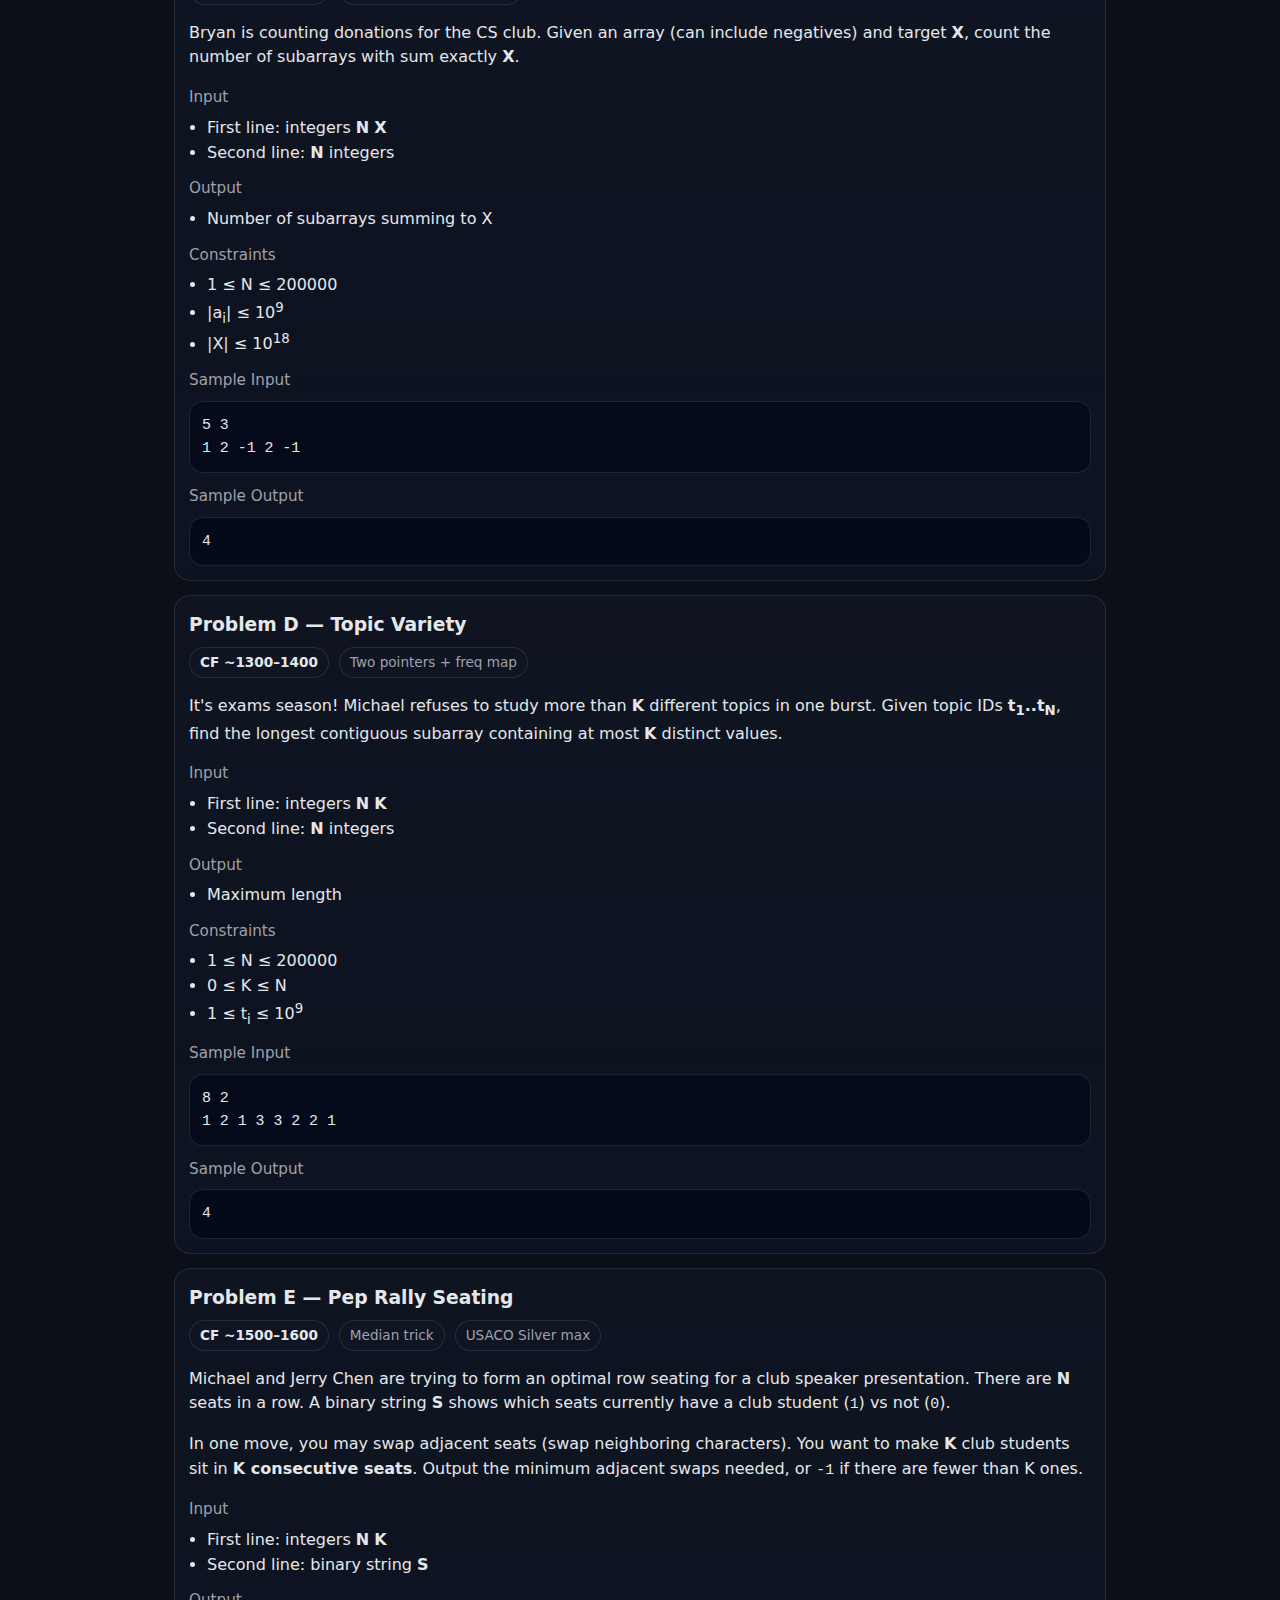
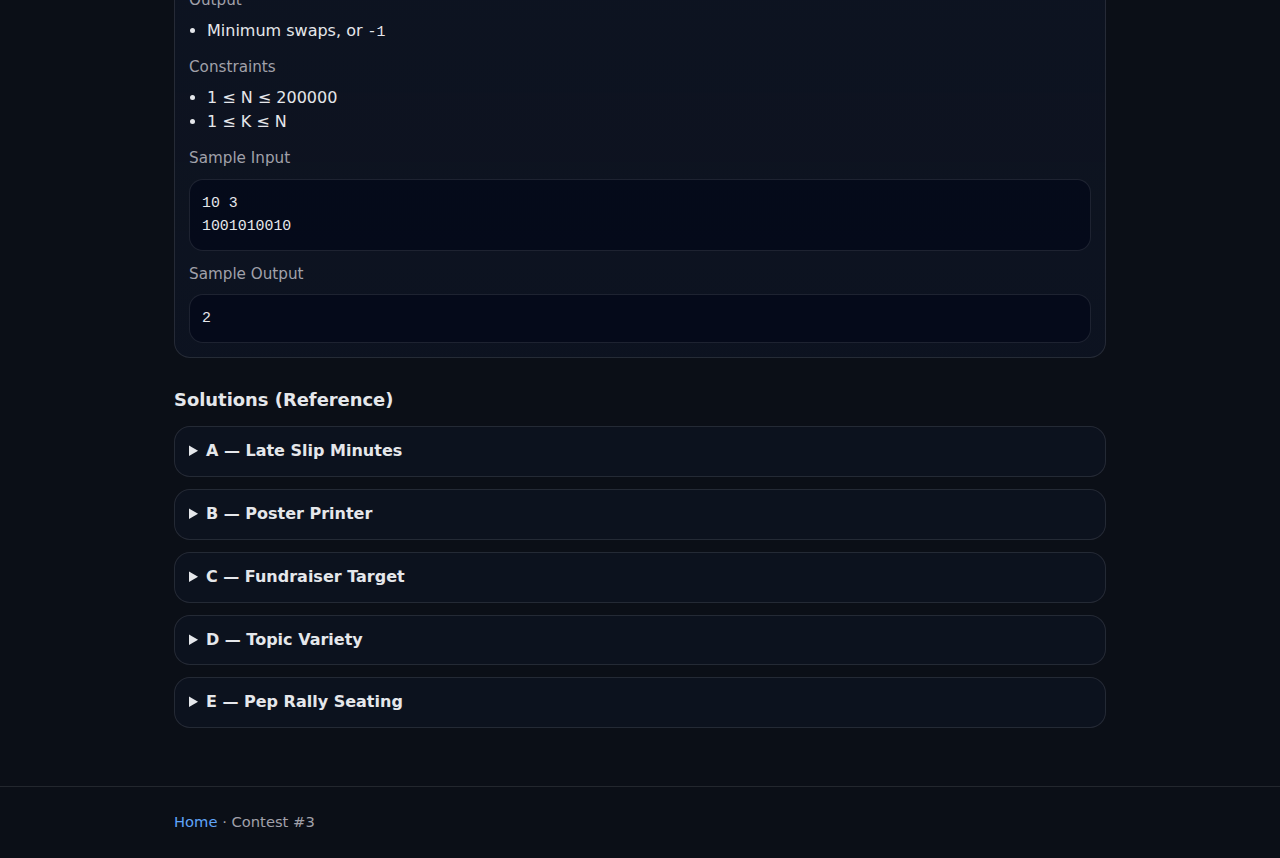
<file: contests/contest-03.html>
<!DOCTYPE html>
<html lang="en">
<head>
  <meta charset="utf-8">
  <meta name="viewport" content="width=device-width, initial-scale=1">
  <title>Contest #3 — MG CS Club Mock Contests (Unofficial)</title>
  <link rel="stylesheet" href="../assets/style.css">
</head>
<body>
  <header class="site-header">
    <div class="container">
      <div class="brand">
        <div class="logo">MG</div>
        <div>
          <h1>Contest #3</h1>
          <p class="subtitle">Unofficial • Not affiliated with MGCI • A–E difficulty ladder</p>
        </div>
      </div>

      <div class="notice">
        Today's theme: small string problems that are actually math!
      </div>

      <nav class="nav">
        <a href="../index.html">← Home</a>
        <a href="#problems">Problems</a>
        <a href="#solutions">Solutions</a>
      </nav>

      <div class="toc">
        <a href="#A">A</a><a href="#B">B</a><a href="#C">C</a><a href="#D">D</a><a href="#E">E</a>
      </div>
    </div>
  </header>

  <main class="container">
    <section id="problems" class="section">
      <h2>Problems</h2>

      <article class="problem" id="A">
        <h3>Problem A — Late Slip Minutes</h3>
        <div class="meta">
          <span class="tag"><strong>CF ~800</strong></span>
          <span class="tag">Implementation</span>
        </div>
        <p>
          Michael arrives at class. He keeps arriving late for some reason, please help him make a program to fix this!
          Given the class start time and arrival time (both <code>HH:MM</code>), output how many minutes late he is.
          If he arrives early or on time, output <code>0</code>.
        </p>

        <div class="block-title">Input</div>
        <ul class="list">
          <li>Line 1: start time <code>HH:MM</code></li>
          <li>Line 2: arrival time <code>HH:MM</code></li>
        </ul>

        <div class="block-title">Output</div>
        <ul class="list"><li>Minutes late, or <code>0</code></li></ul>

        <div class="block-title">Sample Input</div>
        <pre><code>09:10
09:27</code></pre>
        <div class="block-title">Sample Output</div>
        <pre><code>17</code></pre>
      </article>

      <article class="problem" id="B">
        <h3>Problem B — Poster Printer</h3>
        <div class="meta">
          <span class="tag"><strong>CF ~1000</strong></span>
          <span class="tag">String scan</span>
        </div>
        <p>
          Jerry Chen is printing CS club posters, but the printer charges by "runs" of identical characters.
          Given a string <strong>S</strong> (no spaces), output run-length encoding as pairs <code>char count</code>.
        </p>

        <div class="block-title">Input</div>
        <ul class="list"><li>One line: string <strong>S</strong></li></ul>

        <div class="block-title">Output</div>
        <ul class="list"><li>Encoded pairs on one line</li></ul>

        <div class="block-title">Constraints</div>
        <ul class="list"><li>1 ≤ |S| ≤ 200000</li></ul>

        <div class="block-title">Sample Input</div>
        <pre><code>AAABCCCCDD</code></pre>
        <div class="block-title">Sample Output</div>
        <pre><code>A 3 B 1 C 4 D 2</code></pre>
      </article>

      <article class="problem" id="C">
        <h3>Problem C — Fundraiser Target</h3>
        <div class="meta">
          <span class="tag"><strong>CF ~1100–1200</strong></span>
          <span class="tag">Prefix sums + hashmap</span>
        </div>
        <p>
          Bryan is counting donations for the CS club. Given an array (can include negatives) and target <strong>X</strong>,
          count the number of subarrays with sum exactly <strong>X</strong>.
        </p>

        <div class="block-title">Input</div>
        <ul class="list">
          <li>First line: integers <strong>N</strong> <strong>X</strong></li>
          <li>Second line: <strong>N</strong> integers</li>
        </ul>

        <div class="block-title">Output</div>
        <ul class="list"><li>Number of subarrays summing to X</li></ul>

        <div class="block-title">Constraints</div>
        <ul class="list">
          <li>1 ≤ N ≤ 200000</li>
          <li>|a<sub>i</sub>| ≤ 10<sup>9</sup></li>
          <li>|X| ≤ 10<sup>18</sup></li>
        </ul>

        <div class="block-title">Sample Input</div>
        <pre><code>5 3
1 2 -1 2 -1</code></pre>
        <div class="block-title">Sample Output</div>
        <pre><code>4</code></pre>
      </article>

      <article class="problem" id="D">
        <h3>Problem D — Topic Variety</h3>
        <div class="meta">
          <span class="tag"><strong>CF ~1300–1400</strong></span>
          <span class="tag">Two pointers + freq map</span>
        </div>
        <p>
          It's exams season! Michael refuses to study more than <strong>K</strong> different topics in one burst.
          Given topic IDs <strong>t<sub>1</sub>..t<sub>N</sub></strong>, find the longest contiguous subarray containing at most <strong>K</strong> distinct values.
        </p>

        <div class="block-title">Input</div>
        <ul class="list">
          <li>First line: integers <strong>N</strong> <strong>K</strong></li>
          <li>Second line: <strong>N</strong> integers</li>
        </ul>

        <div class="block-title">Output</div>
        <ul class="list"><li>Maximum length</li></ul>

        <div class="block-title">Constraints</div>
        <ul class="list">
          <li>1 ≤ N ≤ 200000</li>
          <li>0 ≤ K ≤ N</li>
          <li>1 ≤ t<sub>i</sub> ≤ 10<sup>9</sup></li>
        </ul>

        <div class="block-title">Sample Input</div>
        <pre><code>8 2
1 2 1 3 3 2 2 1</code></pre>
        <div class="block-title">Sample Output</div>
        <pre><code>4</code></pre>
      </article>

      <article class="problem" id="E">
        <h3>Problem E — Pep Rally Seating</h3>
        <div class="meta">
          <span class="tag"><strong>CF ~1500–1600</strong></span>
          <span class="tag">Median trick</span>
          <span class="tag">USACO Silver max</span>
        </div>
        <p>
          Michael and Jerry Chen are trying to form an optimal row seating for a club speaker presentation.
          There are <strong>N</strong> seats in a row. A binary string <strong>S</strong> shows which seats currently have a club student (<code>1</code>) vs not (<code>0</code>).
        </p>
        <p>
          In one move, you may swap adjacent seats (swap neighboring characters).
          You want to make <strong>K</strong> club students sit in <strong>K consecutive seats</strong>.
          Output the minimum adjacent swaps needed, or <code>-1</code> if there are fewer than K ones.
        </p>

        <div class="block-title">Input</div>
        <ul class="list">
          <li>First line: integers <strong>N</strong> <strong>K</strong></li>
          <li>Second line: binary string <strong>S</strong></li>
        </ul>

        <div class="block-title">Output</div>
        <ul class="list"><li>Minimum swaps, or <code>-1</code></li></ul>

        <div class="block-title">Constraints</div>
        <ul class="list">
          <li>1 ≤ N ≤ 200000</li>
          <li>1 ≤ K ≤ N</li>
        </ul>

        <div class="block-title">Sample Input</div>
        <pre><code>10 3
1001010010</code></pre>
        <div class="block-title">Sample Output</div>
        <pre><code>2</code></pre>
      </article>
    </section>

    <section id="solutions" class="section">
      <h2>Solutions (Reference)</h2>

      <details>
        <summary><strong>A — Late Slip Minutes</strong></summary>
        <p><strong>Time:</strong> O(1). Convert times to minutes and subtract; clamp at 0.</p>
        <div class="details-code">
          <pre><code>import sys

def to_min(t):
    return int(t[:2]) * 60 + int(t[3:])

def main():
    start = sys.stdin.readline().strip()
    arrive = sys.stdin.readline().strip()
    ans = to_min(arrive) - to_min(start)
    print(ans if ans &gt; 0 else 0)

if __name__ == "__main__":
    main()</code></pre>
        </div>
      </details>

      <details>
        <summary><strong>B — Poster Printer</strong></summary>
        <p><strong>Time:</strong> O(|S|). Count consecutive runs.</p>
        <div class="details-code">
          <pre><code>import sys

def main():
    s = sys.stdin.readline().strip()
    out = []
    i = 0
    n = len(s)
    while i &lt; n:
        j = i
        while j &lt; n and s[j] == s[i]:
            j += 1
        out.append(s[i])
        out.append(str(j - i))
        i = j
    print(" ".join(out))

if __name__ == "__main__":
    main()</code></pre>
        </div>
      </details>

      <details>
        <summary><strong>C — Fundraiser Target</strong></summary>
        <p><strong>Time:</strong> O(N). Prefix sums + frequency map.</p>
        <div class="details-code">
          <pre><code>import sys
from collections import defaultdict

def main():
    data = sys.stdin.buffer.read().split()
    N = int(data[0])
    X = int(data[1])
    a = list(map(int, data[2:]))

    freq = defaultdict(int)
    freq[0] = 1
    s = 0
    ans = 0
    for v in a:
        s += v
        ans += freq[s - X]
        freq[s] += 1
    print(ans)

if __name__ == "__main__":
    main()</code></pre>
        </div>
      </details>

      <details>
        <summary><strong>D — Topic Variety</strong></summary>
        <p><strong>Time:</strong> O(N). Sliding window with counts of distinct topics.</p>
        <div class="details-code">
          <pre><code>import sys
from collections import defaultdict

def main():
    data = list(map(int, sys.stdin.buffer.read().split()))
    N, K = data[0], data[1]
    t = data[2:]

    if K == 0:
        print(0)
        return

    cnt = defaultdict(int)
    distinct = 0
    l = 0
    best = 0

    for r in range(N):
        if cnt[t[r]] == 0:
            distinct += 1
        cnt[t[r]] += 1

        while distinct &gt; K:
            cnt[t[l]] -= 1
            if cnt[t[l]] == 0:
                distinct -= 1
            l += 1

        best = max(best, r - l + 1)

    print(best)

if __name__ == "__main__":
    main()</code></pre>
        </div>
      </details>

      <details>
        <summary><strong>E — Pep Rally Seating</strong></summary>
        <p>
          <strong>Time:</strong> O(N). Let positions of 1s be pos[]. Take each window of K ones.
          Normalize b[i] = pos[i] - i and use median to minimize sum of absolute distances (adjacent swap cost).
        </p>
        <div class="details-code">
          <pre><code>import sys

def main():
    data = sys.stdin.buffer.read().split()
    N = int(data[0]); K = int(data[1])
    S = data[2].decode()

    pos = [i for i, ch in enumerate(S) if ch == '1']
    m = len(pos)
    if m &lt; K:
        print(-1)
        return
    if K == 1:
        print(0)
        return

    b = [pos[i] - i for i in range(m)]
    pref = [0]
    for x in b:
        pref.append(pref[-1] + x)

    def rs(l, r):
        return pref[r+1] - pref[l]

    ans = 10**30
    for i in range(0, m - K + 1):
        j = i + K - 1
        mid = (i + j) // 2
        med = b[mid]

        left_cost = med * (mid - i) - (rs(i, mid - 1) if mid &gt; i else 0)
        right_cost = (rs(mid + 1, j) if mid &lt; j else 0) - med * (j - mid)

        ans = min(ans, left_cost + right_cost)

    print(ans)

if __name__ == "__main__":
    main()</code></pre>
        </div>
      </details>
    </section>
  </main>

  <footer class="footer">
    <div class="container small muted">
      <a class="inline" href="../index.html">Home</a> · Contest #3
    </div>
  </footer>
</body>
</html>
</file>
<file: assets/style.css>
:root{
  --bg:#0b0f17;
  --panel:#111827;
  --panel2:#0f172a;
  --text:#e5e7eb;
  --muted:#a1a1aa;
  --border:rgba(255,255,255,.10);
  --accent:#60a5fa;
  --accent2:#34d399;
  --codebg: rgba(2,6,23,.65);
}

*{box-sizing:border-box}
html,body{margin:0;padding:0}
body{
  font-family: system-ui, -apple-system, Segoe UI, Roboto, Helvetica, Arial, "Apple Color Emoji","Segoe UI Emoji";
  background: radial-gradient(1200px 500px at 20% 0%, rgba(96,165,250,.18), transparent 60%),
              radial-gradient(900px 500px at 90% 10%, rgba(52,211,153,.12), transparent 65%),
              var(--bg);
  color:var(--text);
  line-height:1.55;
}

.container{max-width:980px;margin:0 auto;padding:24px}

.site-header{
  border-bottom:1px solid var(--border);
  background: linear-gradient(180deg, rgba(17,24,39,.90), rgba(17,24,39,.55));
  backdrop-filter: blur(8px);
}
.brand{display:flex;gap:16px;align-items:center}
.logo{
  width:44px;height:44px;border-radius:12px;
  display:grid;place-items:center;
  background: linear-gradient(135deg, rgba(96,165,250,.9), rgba(52,211,153,.65));
  color:#06101f;font-weight:900;
}
h1{font-size:1.45rem;margin:0}
.subtitle{margin:4px 0 0 0;color:var(--muted)}

.notice{
  margin-top:16px;
  padding:12px 14px;
  border:1px solid var(--border);
  border-radius:14px;
  background: rgba(15,23,42,.55);
}

.nav{display:flex;gap:12px;margin-top:16px;flex-wrap:wrap}
.nav a{
  color:var(--text);
  text-decoration:none;
  border:1px solid var(--border);
  padding:8px 10px;
  border-radius:999px;
  background: rgba(17,24,39,.35);
}
.nav a:hover{border-color:rgba(96,165,250,.55)}

.section{margin-top:28px}
h2{font-size:1.12rem;margin:0 0 12px 0}
h3{margin:0 0 8px 0}

.grid{
  display:grid;
  grid-template-columns: repeat(auto-fit, minmax(260px, 1fr));
  gap:14px;
}
.card{
  display:block;
  padding:14px 14px 12px 14px;
  border:1px solid var(--border);
  border-radius:16px;
  background: linear-gradient(180deg, rgba(17,24,39,.70), rgba(15,23,42,.55));
  text-decoration:none;
  color:var(--text);
  transition: transform .08s ease;
}
.card:hover{border-color:rgba(96,165,250,.55); transform: translateY(-1px)}
.card-top{display:flex;justify-content:space-between;align-items:center;margin-bottom:10px}
.pill{
  display:inline-block;
  padding:4px 10px;
  border-radius:999px;
  border:1px solid rgba(96,165,250,.45);
  background: rgba(96,165,250,.12);
  font-size:.85rem;
}
.muted{color:var(--muted)}
.small{font-size:.92rem}
.card h3{margin:0 0 6px 0;font-size:1.05rem}
.card p{margin:0;color:var(--muted)}
.card-bottom{margin-top:12px}
.linkish{color:var(--accent)}

.list{margin:0;padding-left:18px}

.problem{
  border:1px solid var(--border);
  border-radius:16px;
  background: linear-gradient(180deg, rgba(17,24,39,.62), rgba(15,23,42,.50));
  padding:14px;
  margin-top:14px;
}
.problem .meta{
  display:flex;
  gap:10px;
  flex-wrap:wrap;
  margin:8px 0 10px 0;
}
.tag{
  border:1px solid var(--border);
  background: rgba(17,24,39,.35);
  padding:4px 10px;
  border-radius:999px;
  font-size:.85rem;
  color: var(--muted);
}
.tag strong{color: var(--text)}

.block-title{
  margin:12px 0 6px 0;
  color: var(--muted);
  font-size: .95rem;
}

pre{
  background: var(--codebg);
  border: 1px solid var(--border);
  border-radius: 14px;
  padding: 12px;
  overflow-x:auto;
  margin: 8px 0 0 0;
}
code{
  font-family: ui-monospace, SFMono-Regular, Menlo, Monaco, Consolas, "Liberation Mono", "Courier New", monospace;
  font-size: .93rem;
  color: #e5e7eb;
  white-space: pre;
}

details{
  border:1px solid var(--border);
  border-radius:16px;
  background: rgba(15,23,42,.40);
  padding: 12px 14px;
  margin-top: 12px;
}
summary{
  cursor:pointer;
  user-select:none;
}
summary strong{color: var(--text)}
details p{margin:10px 0 0 0;color: var(--muted)}
.details-code{margin-top:10px}

.toc{
  display:flex;
  flex-wrap:wrap;
  gap:10px;
  margin-top: 10px;
}
.toc a{
  text-decoration:none;
  color:var(--text);
  border:1px solid var(--border);
  background: rgba(17,24,39,.35);
  padding:6px 10px;
  border-radius:999px;
}
.toc a:hover{border-color:rgba(52,211,153,.45)}

.footer{margin-top:34px;border-top:1px solid var(--border)}
a.inline{color: var(--accent); text-decoration: none;}
a.inline:hover{text-decoration: underline;}
</file>
